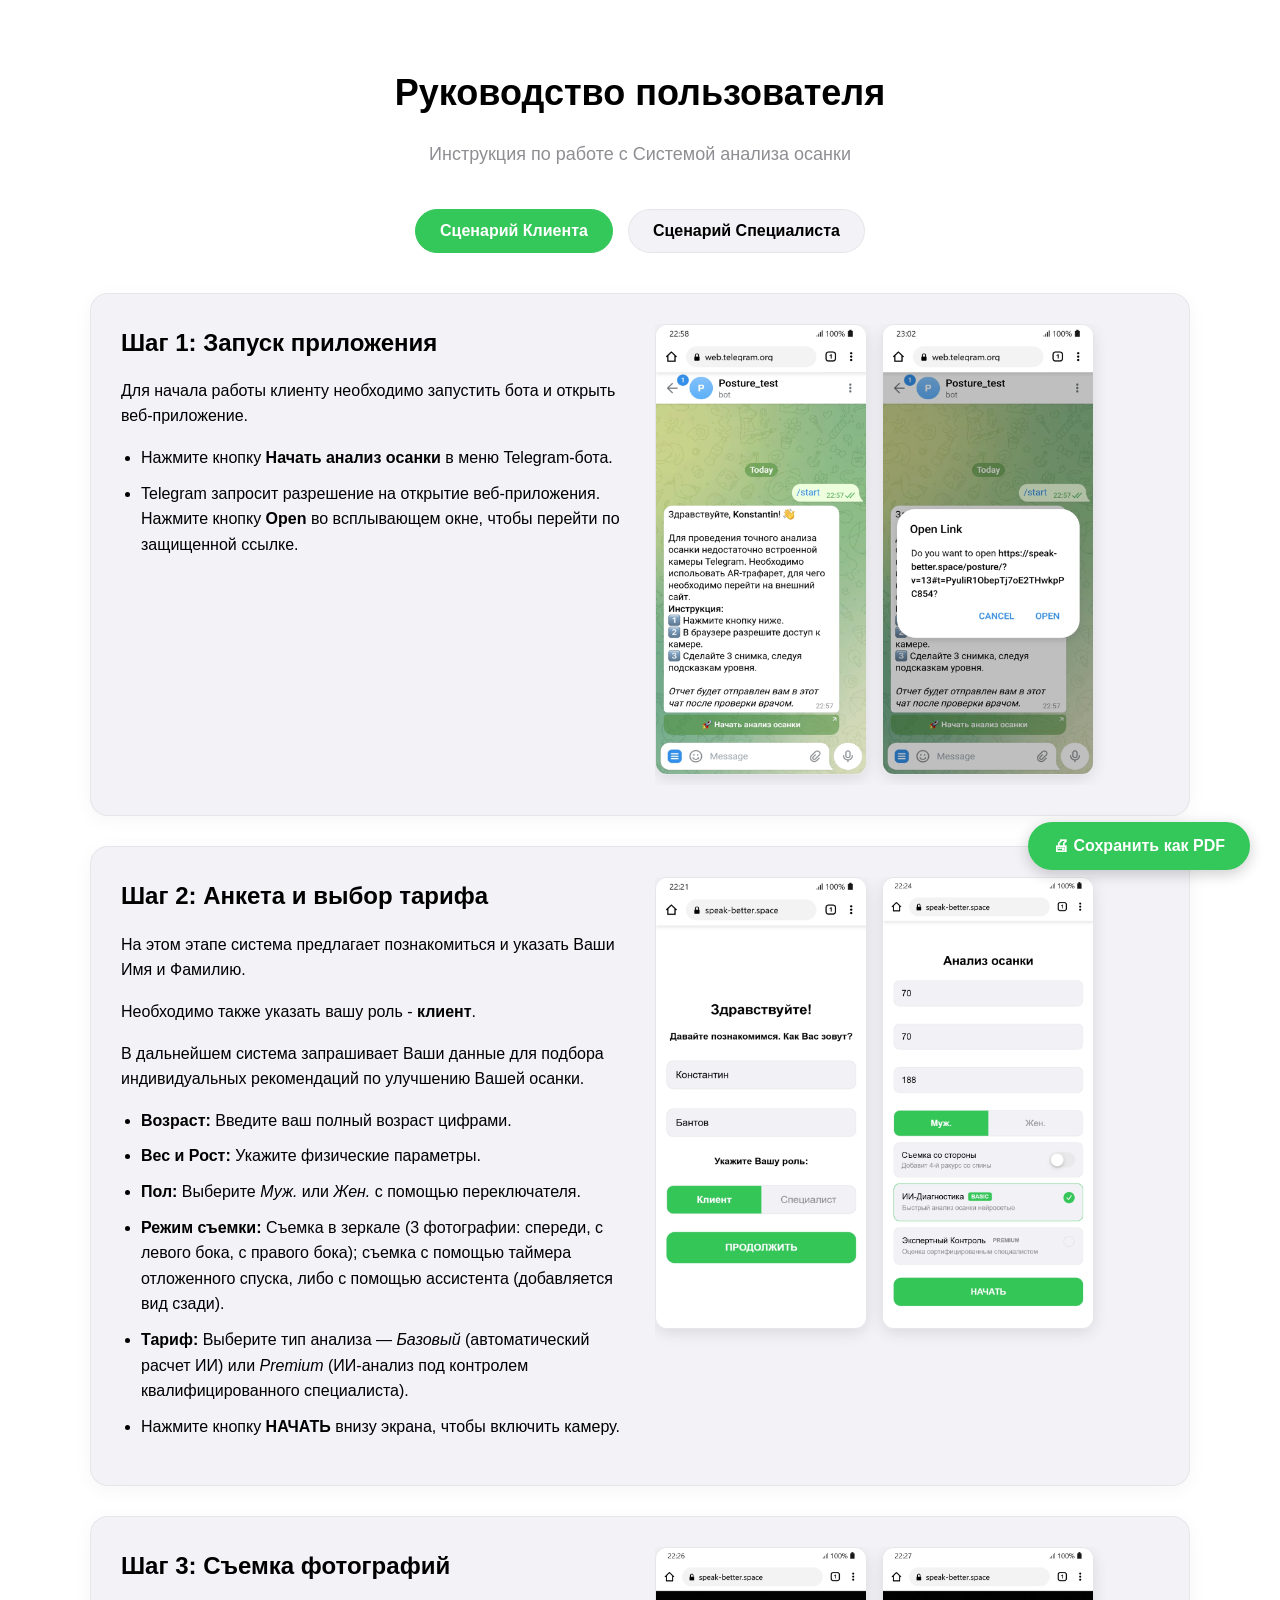
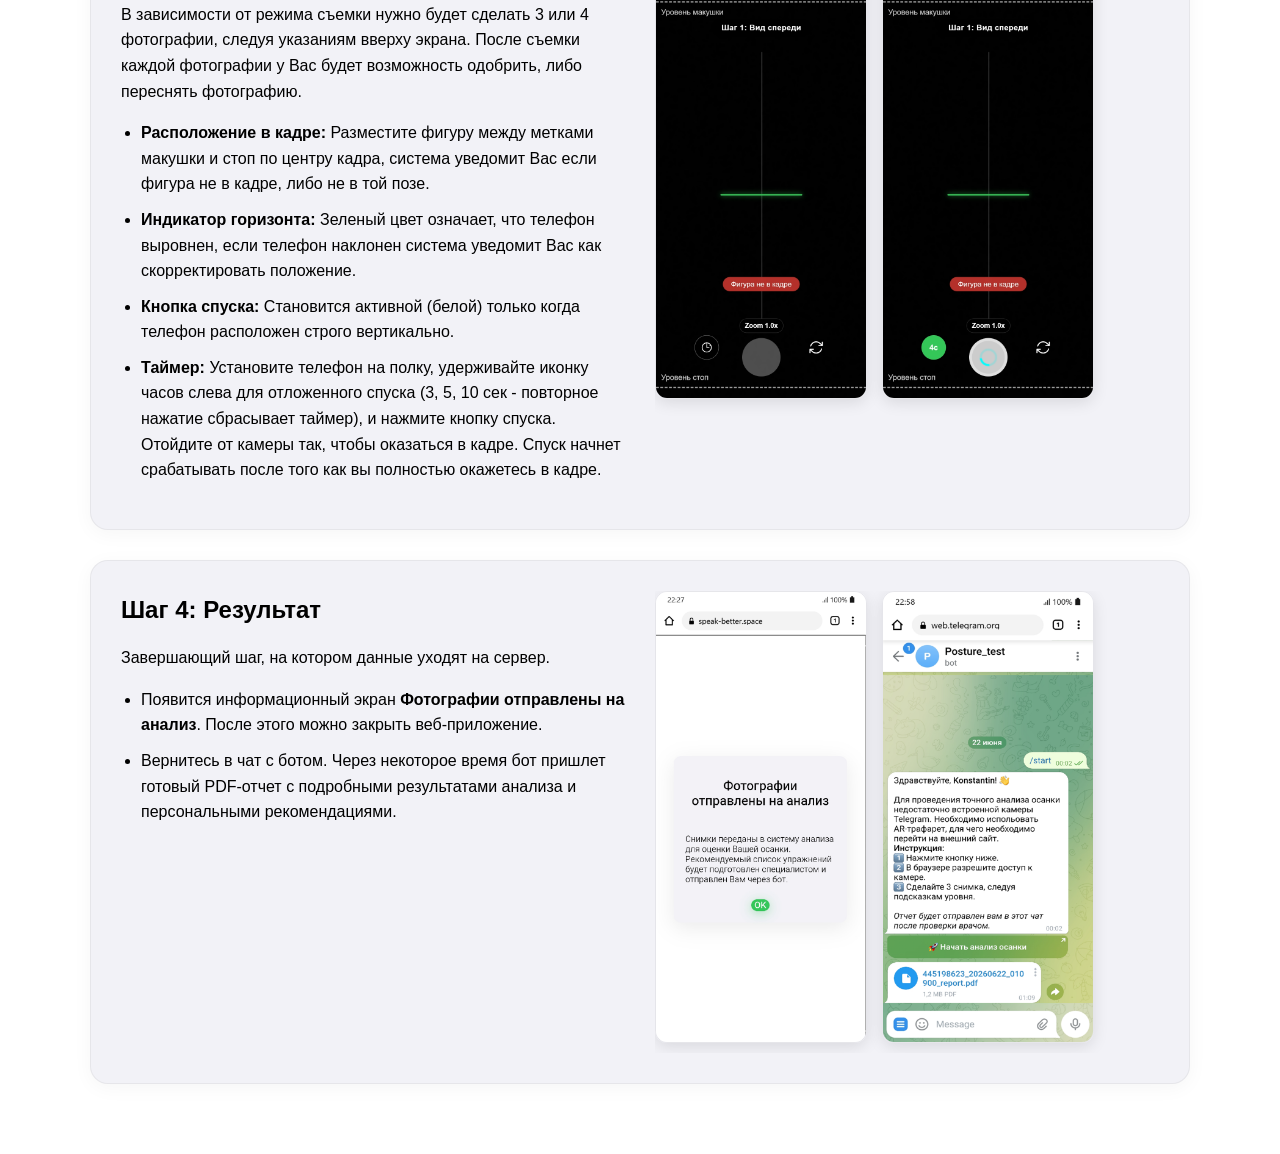
<file: manual/index.html>
<!DOCTYPE html>
<html lang="ru">

<head>
    <meta charset="UTF-8">
    <meta name="viewport" content="width=device-width, initial-scale=1.0">
    <title>Руководство пользователя: Система анализа осанки</title>
    <script src="https://telegram.org/js/telegram-web-app.js"></script>
    <link rel="stylesheet" href="../theme.css">
    <link rel="stylesheet" href="style.css">
</head>

<body>

    <div class="container">
        <h1>Руководство пользователя</h1>
        <p class="subtitle">Инструкция по работе с Системой анализа осанки</p>

        <div class="nav-tabs">
            <button class="nav-btn active" onclick="switchTab('client')">Сценарий Клиента</button>
            <button class="nav-btn" onclick="switchTab('specialist')">Сценарий Специалиста</button>
        </div>

        <!-- CLIENT SECTION -->
        <div id="client" class="section active">

            <div class="step-card">
                <div class="step-text">
                    <div class="step-header">
                        <h2>Шаг 1: Запуск приложения</h2>
                    </div>
                    <p>Для начала работы клиенту необходимо запустить бота и открыть веб-приложение.</p>
                    <ul>
                        <li>Нажмите кнопку <strong>Начать анализ осанки</strong> в меню Telegram-бота.</li>
                        <li>Telegram запросит разрешение на открытие веб-приложения. Нажмите кнопку
                            <strong>Open</strong> во всплывающем окне, чтобы перейти по защищенной ссылке.
                        </li>
                    </ul>
                </div>
                <div class="step-images">
                    <img src="client_scenario/client_01.png" alt="Запуск">
                    <img src="client_scenario/client_02.png" alt="Открыть ссылку">
                </div>
            </div>

            <div class="step-card">
                <div class="step-text">
                    <div class="step-header">
                        <h2>Шаг 2: Анкета и выбор тарифа</h2>
                    </div>
                    <p>На этом этапе система предлагает познакомиться и указать Ваши Имя и Фамилию.</p>
                    <p>Необходимо также указать вашу роль - <strong>клиент</strong>.</p>
                    <p>В дальнейшем система запрашивает Ваши данные для подбора индивидуальных рекомендаций по улучшению
                        Вашей осанки.
                    </p>
                    <ul>
                        <li><strong>Возраст:</strong> Введите ваш полный возраст цифрами.</li>
                        <li><strong>Вес и Рост:</strong> Укажите физические параметры.</li>
                        <li><strong>Пол:</strong> Выберите <em>Муж.</em> или <em>Жен.</em> с помощью переключателя.</li>
                        <li><strong>Режим съемки:</strong> Съемка в зеркале (3 фотографии: спереди, с левого бока,
                            с правого бока); съемка с помощью таймера отложенного спуска, либо с помощью ассистента
                            (добавляется
                            вид сзади).</li>
                        <li><strong>Тариф:</strong> Выберите тип анализа — <em>Базовый</em> (автоматический расчет ИИ)
                            или
                            <em>Premium</em> (ИИ-анализ под контролем квалифицированного специалиста).
                        </li>
                        <li>Нажмите кнопку <strong>НАЧАТЬ</strong> внизу экрана, чтобы включить камеру.</li>
                    </ul>
                </div>
                <div class="step-images">
                    <img src="client_scenario/client_03.png" alt="Знакомство">
                    <img src="client_scenario/client_04.png" alt="Анкета">
                </div>
            </div>

            <div class="step-card">
                <div class="step-text">
                    <div class="step-header">
                        <h2>Шаг 3: Съемка фотографий</h2>
                    </div>
                    <p>В зависимости от режима съемки нужно будет сделать 3 или 4 фотографии, следуя указаниям вверху
                        экрана. После съемки каждой фотографии у Вас будет возможность одобрить, либо переснять
                        фотографию.</p>
                    <ul>
                        <li><strong>Расположение в кадре:</strong> Разместите фигуру между метками макушки и стоп по
                            центру кадра, система уведомит Вас если фигура не в кадре, либо не в той позе.</li>
                        <li><strong>Индикатор горизонта:</strong> Зеленый цвет означает, что телефон выровнен, если
                            телефон наклонен система уведомит Вас как скорректировать положение.</li>
                        <li><strong>Кнопка спуска:</strong> Становится активной (белой) только когда телефон расположен
                            строго вертикально.</li>
                        <li><strong>Таймер:</strong> Установите телефон на полку, удерживайте иконку часов слева для
                            отложенного спуска (3, 5, 10
                            сек - повторное нажатие сбрасывает таймер), и нажмите кнопку спуска. Отойдите от камеры
                            так, чтобы
                            оказаться в кадре. Спуск начнет срабатывать после того как вы полностью окажетесь в кадре.
                        </li>
                    </ul>
                </div>
                <div class="step-images">
                    <img src="client_scenario/client_05a.png" alt="Камера">
                    <img src="client_scenario/client_05b.png" alt="Таймер">
                </div>
            </div>

            <div class="step-card">
                <div class="step-text">
                    <div class="step-header">
                        <h2>Шаг 4: Результат</h2>
                    </div>
                    <p>Завершающий шаг, на котором данные уходят на сервер.</p>
                    <ul>
                        <li>Появится информационный экран <strong>Фотографии отправлены на анализ</strong>. После этого
                            можно закрыть
                            веб-приложение.</li>
                        <li>Вернитесь в чат с ботом. Через некоторое время бот пришлет готовый PDF-отчет с подробными
                            результатами анализа и персональными рекомендациями.</li>
                    </ul>
                </div>
                <div class="step-images">
                    <img src="client_scenario/client_06.png" alt="Отправка">
                    <img src="client_scenario/client_07.png?v=2" alt="Отчет">
                </div>
            </div>

        </div>

        <!-- SPECIALIST SECTION -->
        <div id="specialist" class="section">

            <div class="step-card">
                <div class="step-text">
                    <div class="step-header">
                        <h2>Шаг 1: Заявка на статус специалиста</h2>
                    </div>
                    <p>Впервые зайдя в бота, специалист должен пройти регистрацию.</p>
                    <ul>
                        <li>Нажмите кнопку <strong>Начать анализ осанки</strong> в Telegram.</li>
                        <li>Telegram запросит разрешение на открытие защищенной ссылки на веб-приложение, необходимо её
                            открыть.</li>
                    </ul>
                </div>
                <div class="step-images" style="display: grid; grid-template-columns: 1fr 1fr; gap: 15px;">
                    <img src="spec_scenario/spec_01.png" alt="Старт"
                        style="width: 100%; height: auto; max-height: none;">
                    <img src="spec_scenario/spec_02.png" alt="Открыть ссылку"
                        style="width: 100%; height: auto; max-height: none;">
                </div>
            </div>
            <div class="step-card">
                <div class="step-text">
                    <div class="step-header">
                        <h2>Шаг 2: Регистрация и отправка запроса</h2>
                    </div>
                    <p>На этом этапе система предлагает познакомиться и указать Ваши Имя и Фамилию.</p>
                    <p>Необходимо также указать вашу роль - <strong>специалист</strong>.</p>
                    <p>Далее необходимо нажать кнопку <strong>ПРОДОЛЖИТЬ</strong>.</p>
                    <p>Система уведомит Вас о том, что заявка отправлена.</p>

                </div>
                <div class="step-images" style="display: grid; grid-template-columns: 1fr 1fr; gap: 15px;">
                    <img src="spec_scenario/spec_03.png" alt="Экран знакомства"
                        style="width: 100%; height: auto; max-height: none;">
                    <img src="spec_scenario/spec_04.png" alt="Отправка заявки"
                        style="width: 100%; height: auto; max-height: none;">
                </div>
            </div>

            <div class="step-card">
                <div class="step-text">
                    <div class="step-header">
                        <h2>Шаг 3: Одобрение Администратором</h2>
                    </div>
                    <p>Модерация заявки администратором проекта.</p>
                    <ul>
                        <li>Администратор проверяет Вашу заявку в панели управления и либо одобряет либо отказывает Вам.
                        </li>
                        <li>В случае получения автоматического уведомления: <strong>Ваша заявка одобрена, запустите
                                анализ осанки повторно.</strong> - следует нажать кнопку <strong>Начать анализ
                                осанки</strong> повторно и снова перейти по защищенной ссылке в кабинет специалиста.
                        </li>
                        <li>В случае отказа - необходимо связаться с администратором проекта для выяснения причин.
                        </li>
                    </ul>
                </div>
                <div class="step-images">
                    <img src="spec_scenario/spec_05.png" alt="Решение админа">
                    <img src="spec_scenario/spec_06.png" alt="Уведомление">
                </div>
            </div>

            <div class="step-card">
                <div class="step-text">
                    <div class="step-header">
                        <h2>Шаг 4: Кабинет и Добавление клиента</h2>
                    </div>
                    <p>В заголовке кабинета указаны Ваши инициалы, Имя и Фамилия. Далее идет переключатель списка Ваших
                        текущих клиентов <strong>Мои клиенты</strong> и пула заявок, <strong>Новые заявки</strong>, от
                        онлайн-клиентов, заказавших
                        премиальную услугу. Для каждого режима предусмотрено поисковое окно для фильтра списка.</p>
                    <p>Под поисковым окном выводится список недавних клиентов либо недавно поступивших заявок.</p>
                    <p>Внизу экрана находится кнопка <strong>+ ДОБАВИТЬ КЛИЕНТА</strong>, позволяющая Вам
                        зарегистрировать пришедшего к Вам клиента.</p>
                    <p>В окне <strong>Анализ осанки</strong> для нового клиента необходимо указать его <strong>Имя и
                            Фамилию, Возраст, Вес, Рост и Пол</strong>. Нажать кнопку <strong>НАЧАТЬ</strong>.</p>
                </div>
                <div class="step-images">
                    <img src="spec_scenario/spec_07.png" alt="Кабинет">
                    <img src="spec_scenario/spec_08.png" alt="Добавить">

                </div>
            </div>
            <div class="step-card">
                <div class="step-text">
                    <div class="step-header">
                        <h2>Шаг 5: Съемка фотографий</h2>
                    </div>
                    <p>В отличие от клиентского режима, специалист делает фото своего клиента самостоятельно с четырех
                        ракурсов - спереди, с левого и правого бока и сзади. После съемки каждой фотографии у Вас будет
                        возможность одобрить, либо переснять
                        фотографию.</p>
                    <ul>
                        <li><strong>Расположение в кадре:</strong> Разместите фигуру между метками макушки и стоп по
                            центру кадра, система уведомит Вас если фигура не в кадре, либо не в той позе.</li>
                        <li><strong>Индикатор горизонта:</strong> Зеленый цвет означает, что телефон выровнен, если
                            телефон наклонен система уведомит Вас как скорректировать положение.</li>
                        <li><strong>Кнопка спуска:</strong> Становится активной (белой) только когда телефон расположен
                            строго вертикально.</li>
                        <li><strong>Таймер:</strong> Позволяет установить телефон на полку, и скорректировать позу
                            клиента самостоятельно. Для этого удерживайте иконку часов слева для
                            отложенного спуска (3, 5, 10
                            сек - повторное нажатие сбрасывает таймер), и нажмите кнопку спуска. Расположите клиента
                            так, чтобы он оказался в кадре между метками макушки и стоп. Спуск начнет срабатывать после
                            того как клиент полностью окажется в кадре в правильной позиции (фронтально, слева, справа,
                            спиной).
                        </li>
                    </ul>
                </div>
                <div class="step-images">
                    <img src="spec_scenario/spec_9a.png" alt="Камера">
                    <img src="spec_scenario/spec_9b.png" alt="Камера">
                </div>
            </div>
            <div class="step-card">
                <div class="step-text">
                    <div class="step-header">
                        <h2>Шаг 6: Результат</h2>
                    </div>
                    <p>Завершающий шаг, на котором данные уходят на сервер.</p>
                    <ul>
                        <li>Появится информационный экран "Данные клиентов и фотографии сохранены. Результаты ИИ-анализа
                            будут доступны в карточке клиента." Кнопка <strong>Вернуться в кабинет</strong> позволяет
                            вернуться в кабинет. Внимание: Встроенный просмотр результатов ИИ-анализа прямо в кабинете
                            сейчас находится в стадии разработки. На данный момент система автоматически формирует
                            итоговый PDF-отчет и присылает его вам в чат с ботом Telegram.</li>
                        <li>Для возврата в чат с ботом нужно нажать системную кнопку закрытия окна ("крестик") в левом
                            верхнем углу экрана. <span><img src="spec_scenario/spec_menu.png" alt="Системное меню"
                                    class="inline-icon">
                            </span>Через
                            некоторое время бот пришлет готовый PDF-отчет с подробными
                            результатами анализа и персональными рекомендациями для клиента.</li>
                    </ul>
                </div>
                <div class="step-images">
                    <img src="spec_scenario/spec_10.png" alt="Отправка">
                    <img src="spec_scenario/spec_11.png?v=2" alt="Отчет">
                </div>
            </div>
            <div class="step-card">
                <div class="step-text">
                    <div class="step-header">
                        <h2>Шаг 7: Работа с клиентской базой - система ярлыков</h2>
                    </div>
                    <p>Для удобной навигации по истории пациента в окне <strong>ПРОФИЛЬ</strong> используется система
                        цветных ярлыков.</p>
                    <p><strong>Типы отчетов (видны в Профиле клиента - История заявок):</strong></p>
                    <ul>
                        <li><span
                                style="display:inline-block; font-size:11px; padding:4px 8px; border-radius:6px; font-weight:600; text-transform:uppercase; margin-right:5px; background: rgba(0, 0, 0, 0.05); color: #8e8e93; border: 1px solid rgba(0, 0, 0, 0.1);">Базовый</span>
                            — отчет сгенерирован автоматически ИИ. Отображается в истории для понимания общей динамики
                            осанки.</li>
                        <li><span
                                style="display:inline-block; font-size:11px; padding:4px 8px; border-radius:6px; font-weight:600; text-transform:uppercase; margin-right:5px; background: rgba(0, 150, 255, 0.1); color: #007aff; border: 1px solid rgba(0, 150, 255, 0.3);">Premium</span>
                            — премиальная заявка, созданная клиентом, подразумевающая ручную корректировку списка
                            упражнений врачом.</li>
                    </ul>
                    <p><strong>Статусы заявок (видны как на карточке клиента - так и Профиле клиента - Истории
                            заявок):</strong></p>
                    <ul>
                        <li><span
                                style="display:inline-block; font-size:11px; padding:4px 8px; border-radius:6px; font-weight:600; text-transform:uppercase; margin-right:5px; background: rgba(214, 106, 0, 0.1); color: #cc6600; border: 1px solid rgba(214, 106, 0, 0.3);">Ожидает
                                разбора</span> — премиальная заявка находится в общем пуле (вкладка «Новые заявки») и
                            ждет, пока кто-нибудь из врачей возьмет ее в работу.</li>
                        <li><span
                                style="display:inline-block; font-size:11px; padding:4px 8px; border-radius:6px; font-weight:600; text-transform:uppercase; margin-right:5px; background: rgba(214, 106, 0, 0.1); color: #cc6600; border: 1px solid rgba(214, 106, 0, 0.3);">Требует
                                анализа</span> — ИИ-анализ проведен - требуется Ваша корректировка, система ждет ваших
                            финальных действий (кнопка <strong>КОРРЕКТИРОВАТЬ</strong>).</li>
                        <li><span
                                style="display:inline-block; font-size:11px; padding:4px 8px; border-radius:6px; font-weight:600; text-transform:uppercase; margin-right:5px; background: rgba(52, 199, 89, 0.2); color: #34c759; border: 1px solid rgba(52, 199, 89, 0.4);">Завершено</span>
                            — вы уже отработали эту заявку, и итоговый расширенный PDF-отчет отправлен клиенту.</li>
                    </ul>
                </div>
            </div>
            <div class="step-card">
                <div class="step-text">
                    <div class="step-header">
                        <h2>Шаг 8: Работа с клиентской базой - Мои Клиенты</h2>
                    </div>
                    <p>Управление пациентами, закрепленными за вами.</p>
                    <ul>
                        <li>Во вкладке <strong>Мои клиенты</strong> отображаются карточки клиентов, которых Вы либо
                            недавно создали, либо приняли в работу из Пула новых заявок на премиальные услуги. Прокрутка
                            вниз позволяет увидеть большее количество клиентов. </li>
                        <li>Нажмите <strong>КОРРЕКТИРОВАТЬ</strong>, чтобы открыть отчет пациента и скорректировать
                            список упражнений. <em>(Функция в разработке)</em> </li>
                        <li>Кнопка <strong>ПРОФИЛЬ</strong> открывает историю всех заявок пациента (Базовых и Премиум).
                            для которых также отражается ярлык статуса</li>
                        <li>Для того, чтобы сделать новый анализ текущего клиента необходимо пройти в Профиль и нажать
                            кнопку <strong>+ НОВЫЙ АНАЛИЗ</strong>. Будет запущена форма Анализа осанки с
                            предзаполненными данными клиента. Форма запускает стандартный процесс фотографирования
                            клиента и ИИ анализа. </li>

                    </ul>
                </div>
                <div class="step-images">
                    <img src="spec_scenario/spec_12a.png" alt="Мои клиенты">
                    <img src="spec_scenario/spec_12b.png" alt="Профиль">
                </div>
            </div>

            <div class="step-card">
                <div class="step-text">
                    <div class="step-header">
                        <h2>Шаг 9: Работа с клиентской базой - Новые заявки</h2>
                    </div>
                    <p>Работа с входящими заявками от онлайн-клиентов, которые заказали премиальный доступ.</p>
                    <ul>
                        <li>Во вкладке <strong>«Новые заявки»</strong> отображаются заявки Premium, которые еще не взял
                            в работу ни один врач.</li>
                        <li>В заголовке страницы находятся две кнопки, которые позволяют фильтровать заявки от новых
                            клиентов <span
                                style="display:inline-block; font-size:12px; font-weight:500; padding:4px 10px; border-radius:20px; background:#34c759; color:white; border:1px solid #34c759; margin: 0 2px;">Новые</span>
                            и от повторных <span
                                style="display:inline-block; font-size:12px; font-weight:500; padding:4px 10px; border-radius:20px; background:#34c759; color:white; border:1px solid #34c759; margin: 0 2px;">Повторные</span>.
                        </li>
                        <li>Нажмите кнопку <strong>ПРОФИЛЬ</strong>, чтобы изучить всю прошлую историю пациента
                            (базовые отчеты и прошлые премиальные заявки на анализ).</li>
                        <li>Нажмите <strong>ВЗЯТЬ В РАБОТУ</strong>, чтобы закрепить этого клиента за собой. Нажатие
                            этой кнопки - переводит карточку из Пула <em>Новые заявки</em> - в список <em>Мои
                                клиенты</em>.</li>
                    </ul>
                </div>
                <div class="step-images">

                    <img src="spec_scenario/spec_13a.png" alt="Пул">
                    <img src="spec_scenario/spec_13b.png" alt="История">
                </div>
            </div>





        </div>

        <button class="print-btn" onclick="window.print()">🖨 Сохранить как PDF</button>

    </div>

    <script src="script.js"></script>

</body>

</html>
</file>
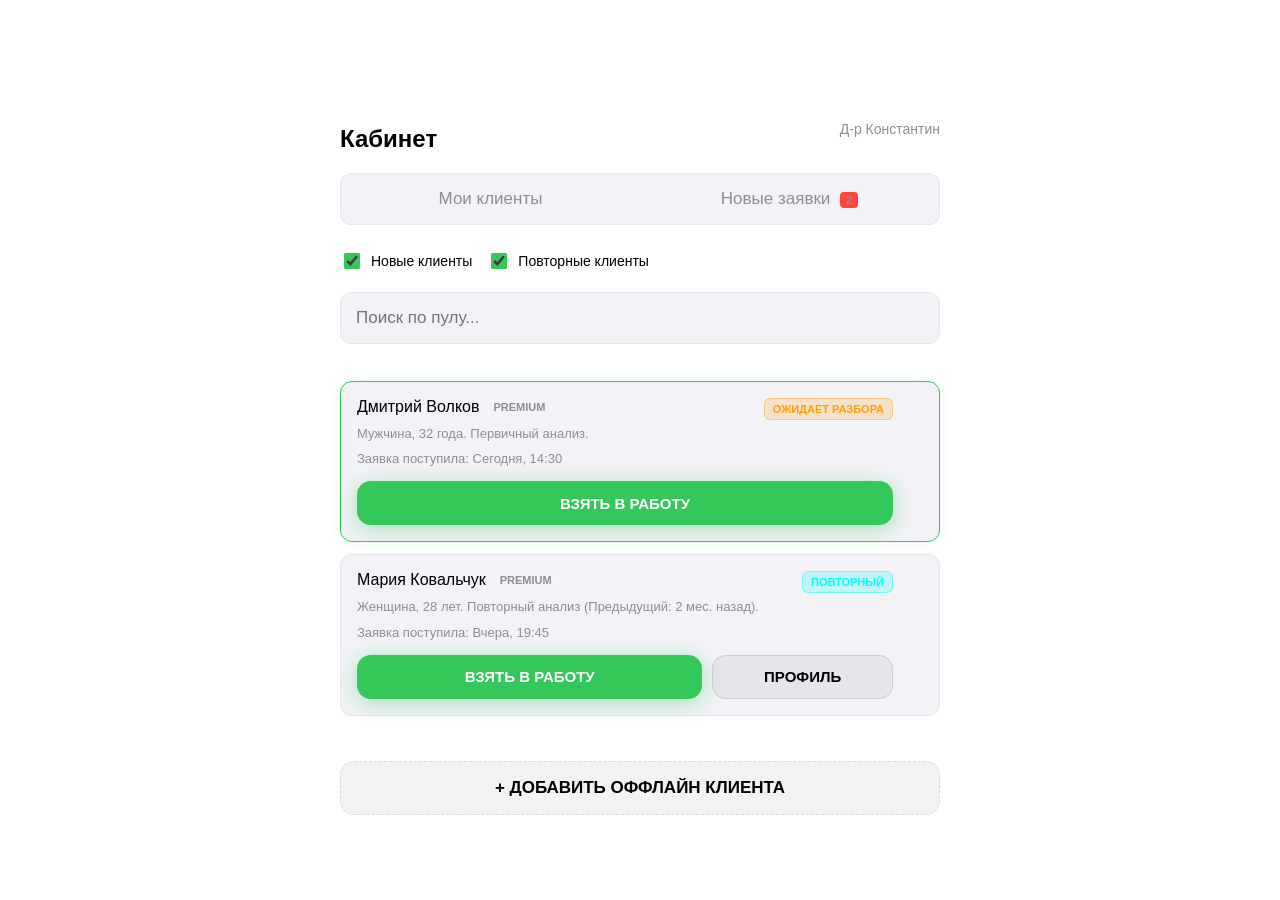
<file: test.html>
<!DOCTYPE html>
<html lang="ru">

<head>
    <meta charset="UTF-8">
    <meta name="viewport" content="width=device-width, initial-scale=1.0, maximum-scale=1.0, user-scalable=no">
    <title>Кабинет Специалиста</title>
    <!-- Используем текущие стили -->
    <link rel="stylesheet" href="style.css">
    <style>
        /* Небольшие локальные дополнения для дашборда на основе текущих переменных */
        .dashboard-header {
            display: flex;
            justify-content: space-between;
            align-items: center;
            margin-bottom: 20px;
        }

        .client-card {
            cursor: default;
            /* Переопределяем курсор label */
        }

        .client-header {
            display: flex;
            justify-content: space-between;
            align-items: center;
            margin-bottom: 5px;
        }

        .client-date {
            color: var(--text-secondary);
            font-size: 13px;
        }

        .status-badge {
            font-size: 11px;
            padding: 4px 8px;
            border-radius: 6px;
            font-weight: 600;
            text-transform: uppercase;
        }

        .status-waiting {
            background: rgba(255, 159, 10, 0.2);
            color: #ff9f0a;
            border: 1px solid rgba(255, 159, 10, 0.4);
        }

        .status-done {
            background: rgba(52, 199, 89, 0.2);
            color: var(--color-green);
            border: 1px solid rgba(52, 199, 89, 0.4);
        }

        .card-actions {
            margin-top: 15px;
            display: flex;
            gap: 10px;
        }

        .card-actions .action-btn {
            height: 44px;
            font-size: 15px;
        }
    </style>
</head>

<body>

    <div id="dashboard-screen" class="screen">
        <div class="form-container" style="max-width: 600px; padding-top: 20px;">

            <div class="dashboard-header">
                <h2 class="form-title" style="margin-bottom: 0;">Кабинет</h2>
                <div style="color: var(--text-secondary); font-size: 14px;">Д-р Константин</div>
            </div>

            <!-- ИСПОЛЬЗУЕМ СУЩЕСТВУЮЩИЙ ТАБ-ПЕРЕКЛЮЧАТЕЛЬ (ИЗ ПОЛА) -->
            <div class="gender-toggle" style="margin-bottom: 25px;">
                <label class="gender-option">
                    <input type="radio" name="dashboard_tab" value="my_clients" checked>
                    <div class="gender-btn">Мои клиенты</div>
                </label>
                <label class="gender-option">
                    <input type="radio" name="dashboard_tab" value="pool">
                    <div class="gender-btn">Новые заявки <span class="plan-badge"
                            style="margin-left:5px; background:var(--color-red);">2</span></div>
                </label>
            </div>

            <!-- ФИЛЬТРЫ ДЛЯ ВЛАДКИ "НОВЫЕ ЗАЯВКИ" -->
            <div style="display: flex; gap: 15px; margin-bottom: 20px;">
                <label
                    style="display: flex; align-items: center; gap: 8px; font-size: 14px; color: var(--text-primary); cursor: pointer;">
                    <input type="checkbox" checked style="accent-color: var(--color-green); width: 16px; height: 16px;">
                    Новые клиенты
                </label>
                <label
                    style="display: flex; align-items: center; gap: 8px; font-size: 14px; color: var(--text-primary); cursor: pointer;">
                    <input type="checkbox" checked style="accent-color: var(--color-green); width: 16px; height: 16px;">
                    Повторные клиенты
                </label>
            </div>

            <!-- ИСПОЛЬЗУЕМ СУЩЕСТВУЮЩЕЕ ПОЛЕ ВВОДА ДЛЯ ПОИСКА -->
            <div class="input-group" style="margin-bottom: 25px;">
                <input type="text" id="search-client" class="input-field" placeholder="Поиск по пулу...">
            </div>

            <!-- СПИСОК КЛИЕНТОВ (ПУЛ ЗАЯВОК) -->
            <div class="plan-options">

                <!-- КЛИЕНТ 1 (Новая заявка - Первичный) -->
                <div class="plan-card client-card"
                    style="border-color: var(--color-green); box-shadow: 0 0 15px rgba(52, 199, 89, 0.1);">
                    <div class="card-content-wrapper" style="width: 100%;">
                        <div class="client-header">
                            <h3 class="plan-title">Дмитрий Волков <span class="plan-badge">PREMIUM</span></h3>
                            <span class="status-badge status-waiting">Ожидает разбора</span>
                        </div>
                        <p class="plan-desc">Мужчина, 32 года. Первичный анализ.</p>
                        <div class="client-date" style="margin-top: 8px;">Заявка поступила: Сегодня, 14:30</div>

                        <div class="card-actions">
                            <button class="primary-btn action-btn">ВЗЯТЬ В РАБОТУ</button>
                        </div>
                    </div>
                </div>

                <!-- КЛИЕНТ 2 (Повторный клиент в пуле) -->
                <div class="plan-card client-card">
                    <div class="card-content-wrapper" style="width: 100%;">
                        <div class="client-header">
                            <h3 class="plan-title">Мария Ковальчук <span class="plan-badge">PREMIUM</span></h3>
                            <span class="status-badge status-waiting"
                                style="background: rgba(0, 255, 255, 0.2); color: var(--color-cyan); border-color: rgba(0, 255, 255, 0.4);">Повторный</span>
                        </div>
                        <p class="plan-desc">Женщина, 28 лет. Повторный анализ (Предыдущий: 2 мес. назад).</p>
                        <div class="client-date" style="margin-top: 8px;">Заявка поступила: Вчера, 19:45</div>

                        <div class="card-actions">
                            <button class="primary-btn action-btn">ВЗЯТЬ В РАБОТУ</button>
                            <button class="secondary-btn action-btn" style="flex: 0.5;">ПРОФИЛЬ</button>
                        </div>
                    </div>
                </div>

                <!-- КЛИЕНТ 3 (Свой клиент, для примера вкладки "Мои клиенты") -->
                <div class="plan-card client-card" style="opacity: 0.7; display: none;">
                    <div class="card-content-wrapper" style="width: 100%;">
                        <div class="client-header">
                            <h3 class="plan-title">Иван Иванов</h3>
                            <span class="status-badge status-done">Завершено</span>
                        </div>
                        <p class="plan-desc">Последний разбор: Плечи (12°), Таз (5°).</p>
                        <div class="client-date" style="margin-top: 8px;">12 июня 2026</div>

                        <div class="card-actions">
                            <button class="secondary-btn action-btn">ОТКРЫТЬ ПРОФИЛЬ</button>
                        </div>
                    </div>
                </div>

            </div>

            <button class="secondary-btn action-btn" style="width: 100%; margin-top: 20px; border-style: dashed;">+
                ДОБАВИТЬ ОФФЛАЙН КЛИЕНТА</button>

        </div>
    </div>

</body>

</html>
</file>
<file: theme.css>
/* theme.css - Глобальная палитра цветов приложения */
:root {
    /* Фоны */
    --bg-main: #000000;
    --bg-panel: #1c1c1e;
    --border-main: #333333;

    /* Тексты */
    --text-primary: #ffffff;
    --text-secondary: #888888;

    /* Фирменные цвета (из анкеты и камеры) */
    --color-green: #34C759;
    /* Основной активный цвет (кнопки, тумблеры, уровень горизонта) */
    --color-cyan: #00FFFF;
    /* Акцентный цвет (спиннер загрузки, направляющие) */
    --color-red: #ff453a;
    /* Ошибки */
}



/* Light theme overrides (для Webview с белой темой) */
@media (prefers-color-scheme: light) {
    :root {
        --bg-main: #ffffff;
        --bg-panel: #F2F2F7;
        --border-main: rgba(0, 0, 0, 0.05);

        --text-primary: #000000;
        --text-secondary: #8E8E93;

        /* Фирменные цвета остаются теми же, меняется только окружение */
    }
}
</file>
<file: manual/style.css>
/* manual/style.css */

body {
    font-family: -apple-system, BlinkMacSystemFont, "Segoe UI", Roboto, Helvetica, Arial, sans-serif;
    /* Используем фон из Telegram, если доступен. Иначе берем из theme.css */
    background-color: var(--tg-theme-bg-color, var(--bg-main));
    color: var(--tg-theme-text-color, var(--text-primary));
    line-height: 1.6;
    margin: 0;
    padding: 0;
}

.container {
    max-width: 1100px;
    margin: 0 auto;
    padding: 20px;
    /* Уменьшено для мобильных */
}

h1 {
    font-size: 28px;
    /* Уменьшено для мобильных */
    text-align: center;
    margin-bottom: 10px;
}

.subtitle {
    text-align: center;
    color: var(--tg-theme-hint-color, var(--text-secondary));
    font-size: 16px;
    margin-bottom: 30px;
}

.nav-tabs {
    display: flex;
    justify-content: center;
    gap: 10px;
    margin-bottom: 30px;
}

.nav-btn {
    background: var(--tg-theme-secondary-bg-color, var(--bg-panel));
    border: 1px solid var(--border-main);
    padding: 10px 20px;
    border-radius: 25px;
    cursor: pointer;
    font-size: 14px;
    font-weight: 600;
    color: var(--tg-theme-text-color, var(--text-primary));
    transition: all 0.2s;
}

.nav-btn.active {
    background: var(--tg-theme-button-color, var(--color-green));
    color: var(--tg-theme-button-text-color, #ffffff);
    border-color: var(--tg-theme-button-color, var(--color-green));
}

.section {
    display: none;
    animation: fadeIn 0.4s ease-in-out;
}

.section.active {
    display: block;
}

@keyframes fadeIn {
    from {
        opacity: 0;
        transform: translateY(10px);
    }

    to {
        opacity: 1;
        transform: translateY(0);
    }
}

/* Мобильный вид (по умолчанию) */
.step-card {
    background: var(--tg-theme-secondary-bg-color, var(--bg-panel));
    border-radius: 18px;
    padding: 20px;
    margin-bottom: 20px;
    box-shadow: 0 4px 20px rgba(0, 0, 0, 0.04);
    display: flex;
    flex-direction: column;
    /* Вертикальное расположение для мобильных */
    gap: 20px;
    border: 1px solid var(--border-main);
}

.step-text {
    flex: 1;
    min-width: 0;
}

.step-header h2 {
    margin: 0 0 15px 0;
    color: var(--tg-theme-text-color, var(--text-primary));
    font-size: 20px;
}

.step-images {
    flex: 1;
    min-width: 0;
    display: flex;
    gap: 15px;
    overflow-x: auto;
    padding-bottom: 10px;
    align-items: flex-start;
}

.step-images img {
    max-height: 450px;
    max-width: 85vw;
    /* Ограничиваем ширину картинки экраном телефона */
    border-radius: 12px;
    box-shadow: 0 4px 15px rgba(0, 0, 0, 0.1);
    object-fit: contain;
    border: 1px solid var(--border-main);
}

ul {
    padding-left: 20px;
    margin-top: 10px;
}

li {
    margin-bottom: 10px;
}

strong {
    color: var(--tg-theme-text-color, var(--text-primary));
}

.print-btn {
    position: fixed;
    bottom: 30px;
    right: 30px;
    background: var(--tg-theme-button-color, var(--color-green));
    color: var(--tg-theme-button-text-color, #ffffff);
    border: none;
    padding: 15px 25px;
    border-radius: 30px;
    font-size: 16px;
    font-weight: 600;
    cursor: pointer;
    box-shadow: 0 4px 15px rgba(0, 0, 0, 0.2);
    transition: transform 0.2s;
}

.print-btn:hover {
    transform: scale(1.05);
}

.inline-icon {
    height: 2em;
    vertical-align: middle;
    margin: 0 5px;
    box-shadow: none;
    border: none;
    position: relative;
    top: -2px;
}

/* Десктопный вид */
@media (min-width: 800px) {
    .container {
        padding: 40px 20px;
    }

    h1 {
        font-size: 36px;
    }

    .subtitle {
        font-size: 18px;
        margin-bottom: 40px;
    }

    .nav-tabs {
        gap: 15px;
        margin-bottom: 40px;
    }

    .nav-btn {
        padding: 12px 24px;
        font-size: 16px;
    }

    .step-card {
        padding: 30px;
        margin-bottom: 30px;
        flex-direction: row;
        gap: 30px;
    }

    .step-header h2 {
        font-size: 24px;
    }

    .step-images img {
        max-width: 100%;
    }
}

/* Версия для печати */
@media print {
    body {
        background: white;
        color: black;
    }

    .nav-tabs,
    .print-btn {
        display: none;
    }

    .section {
        display: block !important;
    }

    .step-card {
        box-shadow: none;
        border: 1px solid #eee;
        page-break-inside: avoid;
        display: block;
        background: white;
    }

    .step-images {
        display: block;
        margin-top: 20px;
    }

    .step-images img {
        max-height: 350px;
        display: inline-block;
        margin-right: 10px;
    }

    .step-header h2,
    strong {
        color: black;
    }
}
</file>
<file: style.css>
@import url('theme.css?v=22');
@import url('base.css?v=22');
@import url('form.css?v=22');
@import url('camera.css?v=22');
@import url('preview.css?v=22');
@import url('splash.css?v=22');
</file>
